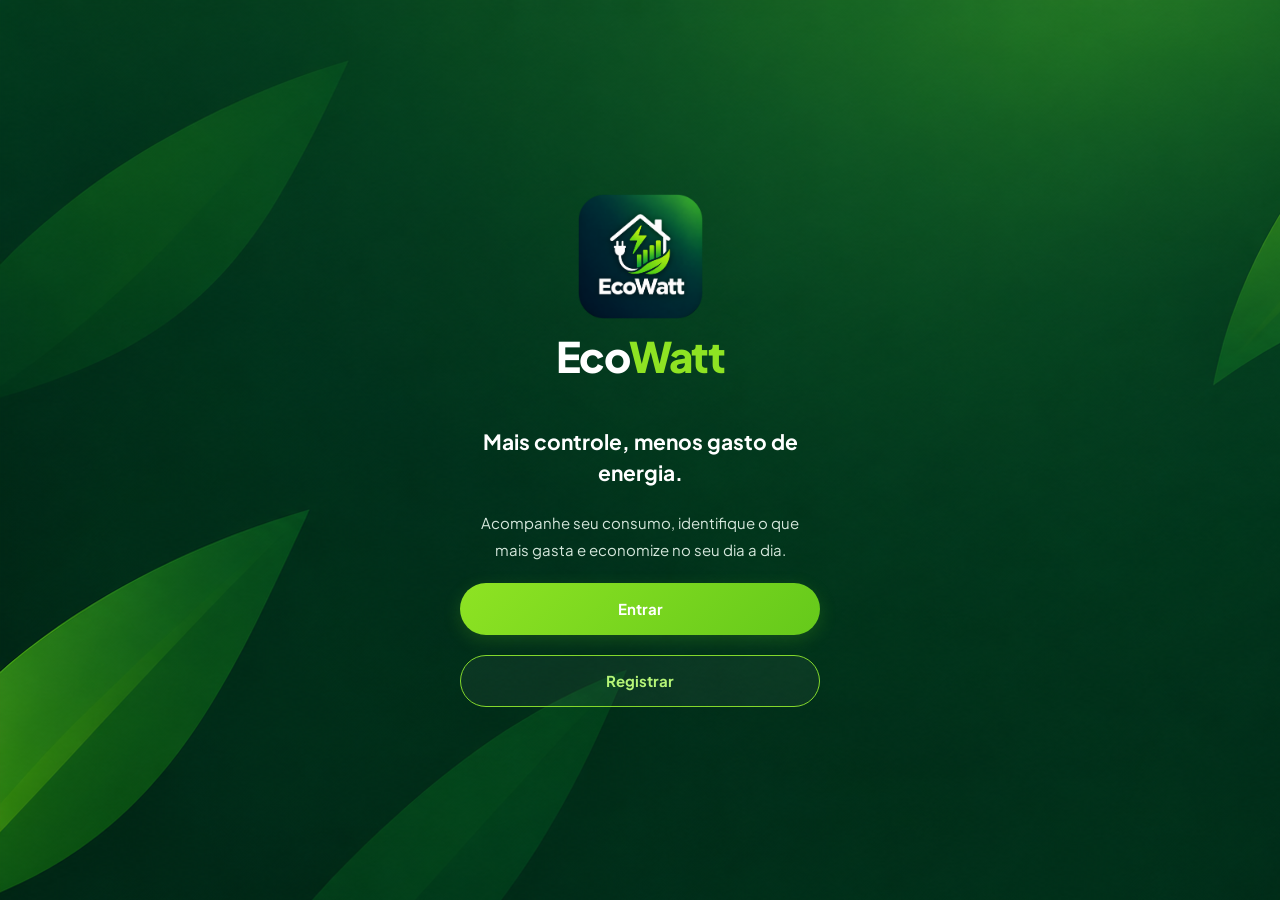
<file: index.html>
<!DOCTYPE html>
<html lang="pt-br">
<head>
    <meta charset="UTF-8">
    <meta name="viewport" content="width=device-width, initial-scale=1.0">
    <link rel="preconnect" href="https://fonts.googleapis.com">
    <link rel="preconnect" href="https://fonts.gstatic.com" crossorigin>
    <link href="https://fonts.googleapis.com/css2?family=Plus+Jakarta+Sans:ital,wght@0,200..800;1,200..800&display=swap" 
            rel="stylesheet">
    <link rel="stylesheet" href="style.css">

    <title>EcoWatt</title>
</head>
<body>

    <main>

        <article class="tela-inicio">
            <img src="/imagens/EcoWatt_logo_sem_borda_preta.png" alt="Logo do EcoWatt">

            <h2>
                Eco<span class="destaque">Watt</span>
            </h2>

            <h3>Mais controle, menos gasto de energia.</h3>

            <p>Acompanhe seu consumo, identifique o que mais 
            gasta e economize no seu dia a dia.
            </p>
        </article>

        <a href="entrar.html">Entrar</a>
        <a href="">Registrar</a>
    </main>
</body>
</html>
</file>
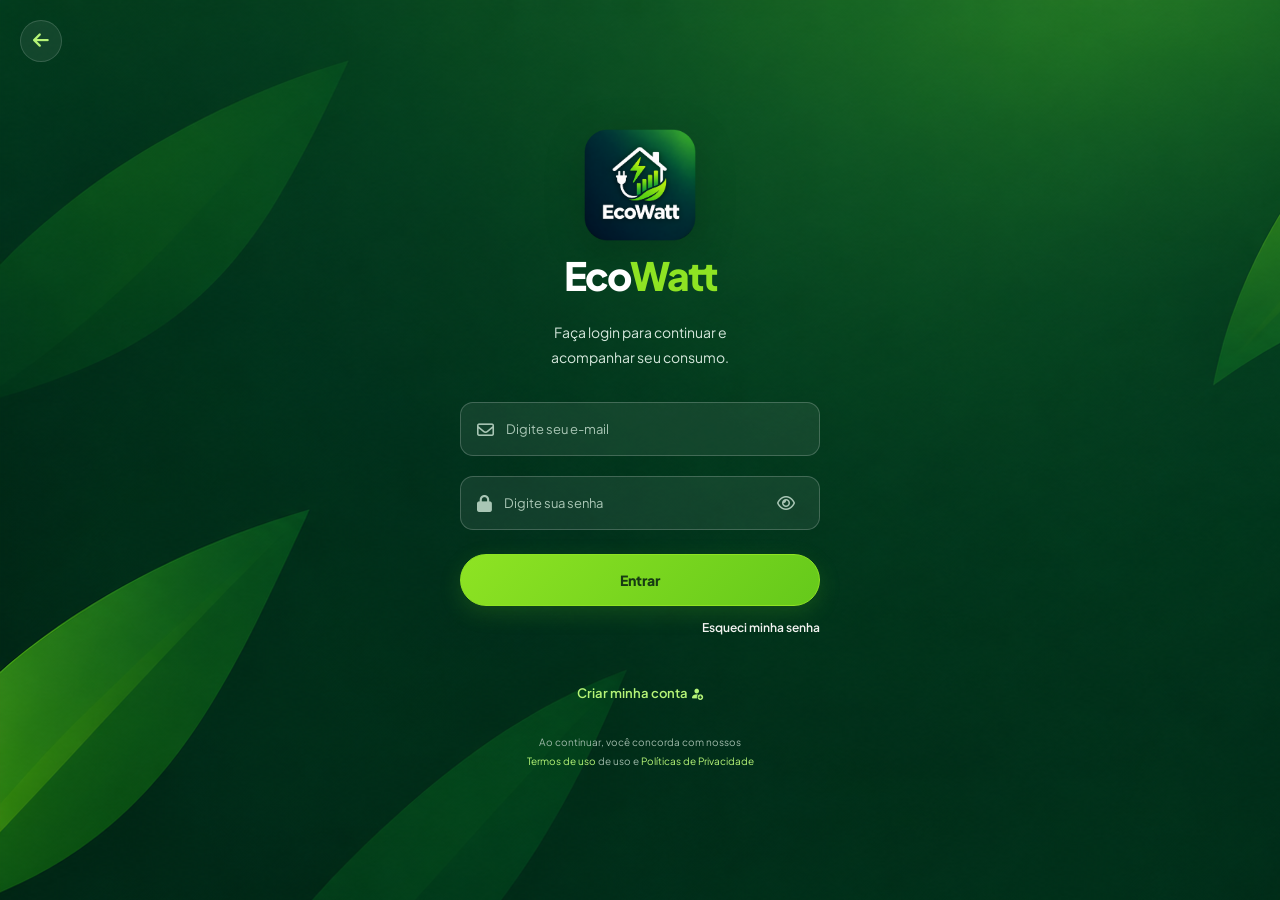
<file: entrar.html>
<!DOCTYPE html>
<html lang="pt-br">
<head>
    <meta charset="UTF-8">
    <meta name="viewport" content="width=device-width, initial-scale=1.0">
    <link rel="preconnect" href="https://fonts.googleapis.com">
    <link rel="preconnect" href="https://fonts.gstatic.com" crossorigin>
    <link href="https://fonts.googleapis.com/css2?family=Plus+Jakarta+Sans:ital,wght@0,200..800;1,200..800&display=swap" 
            rel="stylesheet">
    <link rel="stylesheet" href="entrar.css">
    <link
    rel="stylesheet"
    href="https://cdnjs.cloudflare.com/ajax/libs/font-awesome/6.7.2/css/all.min.css"
    >
    <link rel="stylesheet" href="https://cdn.jsdelivr.net/npm/bootstrap-icons@1.11.3/font/bootstrap-icons.min.css">

    <title>EcoWatt</title>

</head>
<body>

    <main>

            <a href="index.html" class="bnt-voltar">
            <i class="fa-solid fa-arrow-left"></i>
            </a>

            <img src="/imagens/EcoWatt_logo_sem_borda_preta.png" alt="Logo do EcoWatt">

            <h2>
                Eco<span class="destaque">Watt</span>
            </h2>

            <p>Faça login para continuar e <br>acompanhar seu consumo.</p>

        <div class="grupo-input">

                <i class="fa-regular fa-envelope"></i>

                 <input 
                type="email"
                name="email"
                placeholder="Digite seu e-mail"
                autocomplete="email">
        </div>
            
        <div class="grupo-input">

            <i class="fa-solid fa-lock" aria-hidden="true"></i>

            <input
                type="password"
                id="senha"
                name="senha"
                placeholder="Digite sua senha"
                autocomplete="current-password"
                >

            <button
                    type="button"
                    class="botao-olho"
                    id="mostrarSenha"
                    aria-label="Mostrar senha"
                >

            <i class="fa-regular fa-eye" aria-hidden="true"></i>
            </button>
        </div>

        <a href="" class="link-entrar">Entrar</a>
        <a href="esqueci.html" class="link-esqueci">Esqueci minha senha</a>
        <a href="" class="link-criar">Criar minha conta 
            <i class="bi bi-person-fill-add"></i>
        </a>

        <p>Ao continuar, você concorda com nossos<br>
        <a href="/arquivos/EcoWatt_Termos_de_Uso.pdf"
            target="_blank"
            rel="noopener noreferrer">
        Termos de uso</a>

        de uso e <a href="/arquivos/EcoWatt_Politica_de_Privacidade.pdf"
                    target="_blank"
                    rel="noopener noreferrer">
        Políticas de Privacidade</a> 
        </p>
</main>

</body>
</html>
</file>
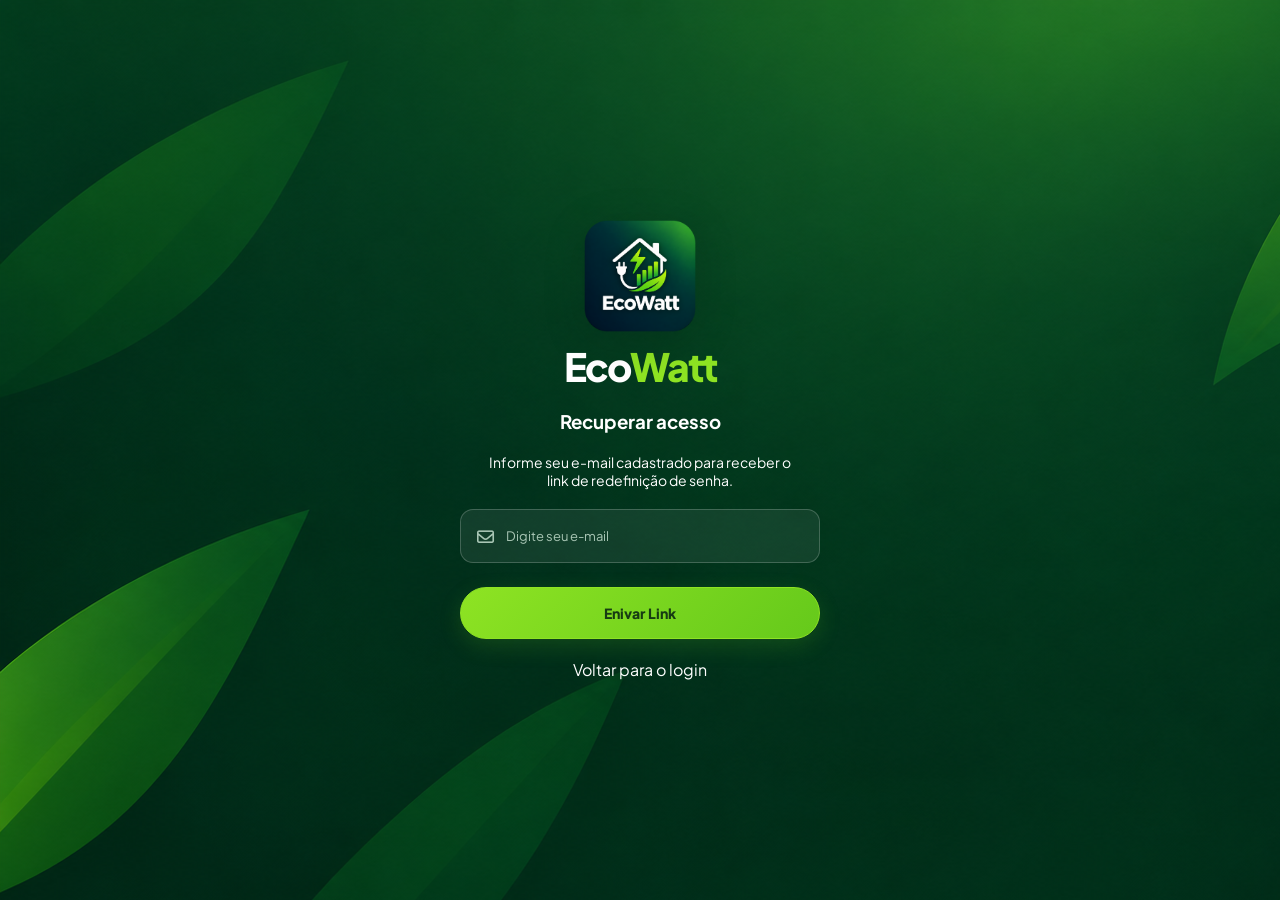
<file: esqueci.html>
<!DOCTYPE html>
<html lang="pt-br">
<head>
    <meta charset="UTF-8">
    <meta name="viewport" content="width=device-width, initial-scale=1.0">
    <link rel="preconnect" href="https://fonts.googleapis.com">
    <link rel="preconnect" href="https://fonts.gstatic.com" crossorigin>
    <link href="https://fonts.googleapis.com/css2?family=Plus+Jakarta+Sans:ital,wght@0,200..800;1,200..800&display=swap" 
            rel="stylesheet">
    <link rel="stylesheet" href="esqueci.css">
    <link
    rel="stylesheet"
    href="https://cdnjs.cloudflare.com/ajax/libs/font-awesome/6.7.2/css/all.min.css"
    >
    <link rel="stylesheet" href="https://cdn.jsdelivr.net/npm/bootstrap-icons@1.11.3/font/bootstrap-icons.min.css">

    <title>EcoWatt</title>

</head>
<body>

    <main>
            <img src="/imagens/EcoWatt_logo_sem_borda_preta.png" alt="Logo do EcoWatt">

            <h2>
                Eco<span class="destaque">Watt</span>
            </h2>

            <h3>Recuperar acesso</h3>

            <p class="texto">Informe seu e-mail cadastrado para receber o 
                <br>link de redefinição de senha.</p>

        <div class="grupo-input">

                <i class="fa-regular fa-envelope"></i>

                 <input 
                type="email"
                name="email"
                placeholder="Digite seu e-mail"
                autocomplete="email">
        </div>

        <button class="bnt-enviar-link">Enivar Link</button>

        <a href="entrar.html" class="voltar-login">Voltar para o login</a>
    </main>

    <script src="esqueci.js"></script>
</body>
</html>
</file>
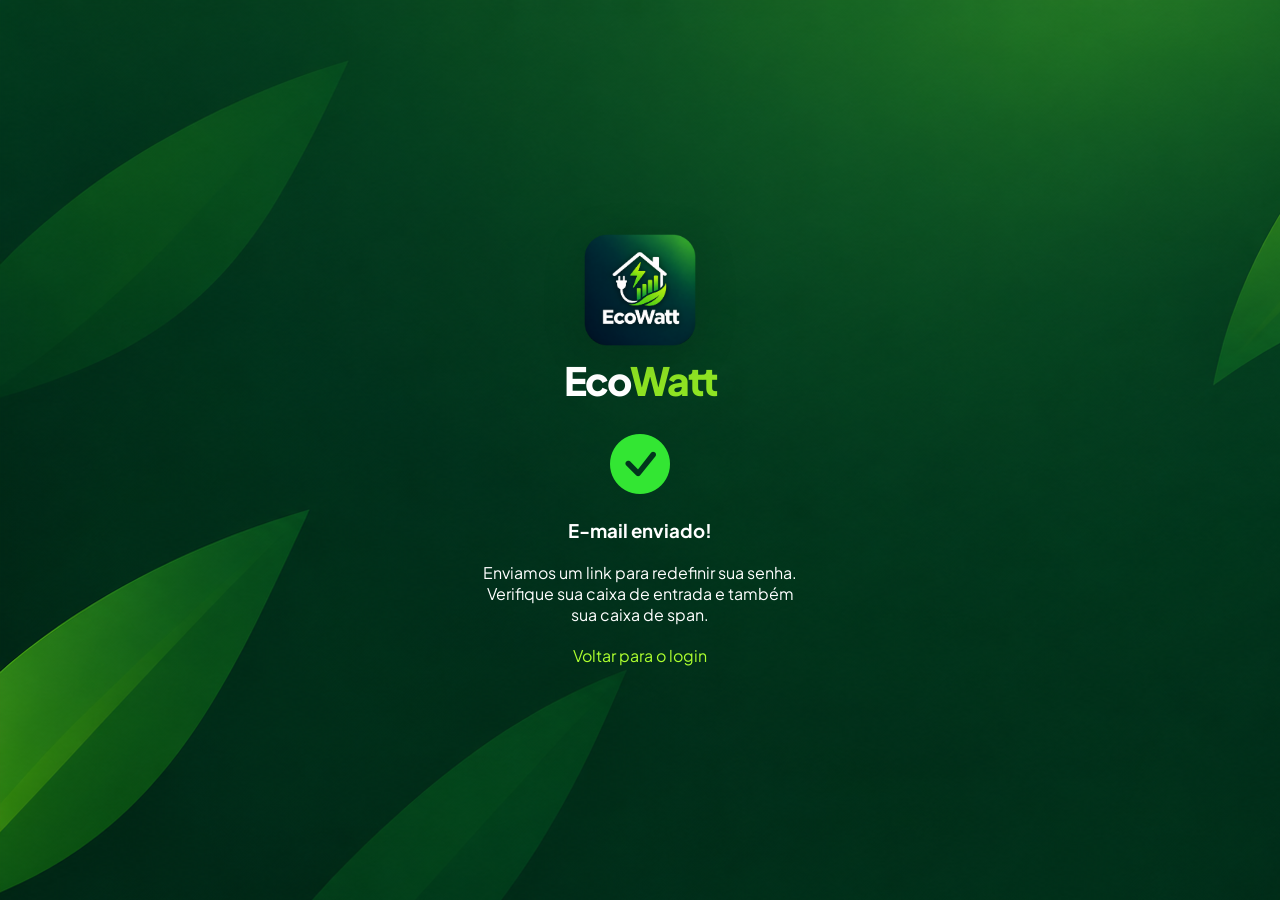
<file: sucesso.html>
<!DOCTYPE html>
<html lang="pt-br">
<head>
    <meta charset="UTF-8">
    <meta name="viewport" content="width=device-width, initial-scale=1.0">
    <link rel="preconnect" href="https://fonts.googleapis.com">
    <link rel="preconnect" href="https://fonts.gstatic.com" crossorigin>
    <link href="https://fonts.googleapis.com/css2?family=Plus+Jakarta+Sans:ital,wght@0,200..800;1,200..800&display=swap" 
            rel="stylesheet">
    <link rel="stylesheet" href="sucesso.css">
    <link
    rel="stylesheet"
    href="https://cdnjs.cloudflare.com/ajax/libs/font-awesome/6.7.2/css/all.min.css"
    >
    <link rel="stylesheet" href="https://cdn.jsdelivr.net/npm/bootstrap-icons@1.11.3/font/bootstrap-icons.min.css">

    <title>EcoWatt</title>

</head>
<body>

    <main>
            <img src="/imagens/EcoWatt_logo_sem_borda_preta.png" alt="Logo do EcoWatt">

            <h2>
                Eco<span class="destaque">Watt</span>
            </h2>

            <i class="bi bi-check-circle-fill"></i>

            <h3>E-mail enviado!</h3>

            <p>Enviamos um link para redefinir sua senha.<br>
            Verifique sua caixa de entrada e também<br>
            sua caixa de span.</p>

            <a href="entrar.html" class="voltar">Voltar para o login</a>
</file>
<file: style.css>
/* 1. Configurações gerais */
* {
    margin: 0;
    padding: 0;
    box-sizing: border-box;
}

body {
    font-family: "Plus Jakarta Sans", sans-serif;
    min-height: 100vh;
    color: #ffffff;
}

/* 2. Tela principal */
main {
    min-height: 100vh;
    display: flex;
    flex-direction: column;
    align-items: center;
    justify-content: center;
    padding: 40px 24px;
    gap: 20px;

    background-image: url(imagens/fundo.png);
}

/* 3. Conteúdo central */
.tela-inicio {
    width: 100%;
    max-width: 420px;
    display: flex;
    flex-direction: column;
    align-items: center;
    text-align: center;
    gap: 20px;
    z-index: 1;
}

/* 4. Logo */
.tela-inicio img {
    width: 125px;
    height: 125px;
    object-fit: contain;
}

/* 5. Nome EcoWatt */
.tela-inicio h2 {
    font-size: 42px;
    font-weight: 800;
    letter-spacing: -1.5px;
    margin-top: -10px;
    color: #ffffff;
    font-size: 42px;
    font-weight: 800;

}

.tela-inicio h2 .destaque{
     color: #8ee323;
}

/* Destaque verde no nome */
.tela-inicio h2 {
    color: #ffffff;
}

/* 6. Título principal */
.tela-inicio h3 {
    max-width: 330px;
    margin-top: 24px;
    font-size: 21px;
    line-height: 1.5;
    font-weight: 700;
}

/* 7. Descrição */
.tela-inicio p {
    max-width: 330px;
    font-size: 15px;
    line-height: 1.8;
    color: #d5e7dc;
}

/* 8. Botões */
main > a {
    width: 100%;
    max-width: 360px;
    min-height: 52px;
    display: flex;
    align-items: center;
    justify-content: center;

    border-radius: 30px;
    text-decoration: none;
    font-size: 15px;
    font-weight: 700;

    transition:
        transform 0.2s ease,
        background-color 0.2s ease;

    z-index: 1;
}

/* Botão Entrar */
main > a:first-of-type {
    background: linear-gradient(135deg, #8ee323, #65c91b);
    color: #ffffff;
    box-shadow: 0 5px 18px rgba(101, 201, 27, 0.2);
}

/* Botão Registrar */
main > a:last-of-type {
    border: 1.5px solid #83d82c;
    color: #b5f477;
    background: rgba(255, 255, 255, 0.04);
}

/* Efeito ao passar o mouse */
main > a:hover {
    transform: translateY(-2px);
}

/* 9. Ajustes para celulares */
@media (max-width: 480px) {
    main {
        padding: 32px 24px;
        gap: 16px;
    }

    .tela-inicio img {
        width: 110px;
        height: 110px;
    }

    .tela-inicio h2 {
        font-size: 36px;
    }

    .tela-inicio h3 {
        font-size: 19px;
        margin-top: 16px;
    }

    .tela-inicio p {
        font-size: 14px;
    }

    main > a {
        max-width: 100%;
    }
}
</file>
<file: entrar.css>
/* ========================================
   CONFIGURAÇÕES GERAIS
======================================== */

* {
    margin: 0;
    padding: 0;
    box-sizing: border-box;
}

html {
    min-height: 100%;
}

body {
    min-height: 100vh;
    font-family: "Plus Jakarta Sans", sans-serif;
    background: #003b25;
    color: #ffffff;
}

/* ========================================
   ESTRUTURA PRINCIPAL
======================================== */

main {
    min-height: 100vh;
    width: 100%;
    padding: 45px 24px;

    display: flex;
    flex-direction: column;
    align-items: center;
    justify-content: center;
    gap: 20px;

    position: relative;
    isolation: isolate;
    overflow: hidden;

    background-image: url(imagens/fundo.png);
}

main::before {
    width: 380px;
    height: 380px;
    top: -190px;
    right: -150px;
}

main::after {
    width: 300px;
    height: 300px;
    bottom: -170px;
    left: -140px;
}

/* Mantém o conteúdo acima dos elementos decorativos */
main > * {
    position: relative;
    z-index: 1;
}

/* ========================================
   BOTÃO VOLTAR (canto superior esquerdo)
======================================== */

.bnt-voltar {
    position: absolute;
    top: 20px;
    left: 20px;

    width: 42px;
    height: 42px;

    display: flex;
    align-items: center;
    justify-content: center;

    border-radius: 50%;
    border: 1px solid rgba(255, 255, 255, 0.15);
    background: rgba(255, 255, 255, 0.07);

    color: #b5f477;
    font-size: 18px;
    text-decoration: none;

    transition:
        background-color 0.2s ease,
        border-color 0.2s ease,
        color 0.2s ease;
}

.bnt-voltar:hover {
    background: rgba(142, 227, 35, 0.15);
    border-color: #8ee323;
    color: #8ee323;
}

.bnt-voltar:focus-visible {
    outline: 2px solid #8ee323;
    outline-offset: 2px;
}

/* ========================================
   LOGO E NOME
======================================== */

main > img {
    width: 112px;
    height: 112px;
    object-fit: contain;
    margin-bottom: -8px;

    filter: drop-shadow(0 8px 20px rgba(0, 0, 0, 0.15));
}

main > h2 {
    font-size: 39px;
    font-weight: 800;
    letter-spacing: -1.8px;
    line-height: 1.2;
    color: #ffffff;
}

.destaque {
    color: #8ee323;
}

/* ========================================
   TEXTO DE APRESENTAÇÃO
======================================== */

main > p:first-of-type {
    max-width: 340px;
    margin-bottom: 12px;

    color: #d5e7dc;
    font-size: 14px;
    font-weight: 400;
    line-height: 1.8;
    text-align: center;
}

/* ========================================
   CAMPOS DE E-MAIL E SENHA
======================================== */

.grupo-input {
    width: 100%;
    max-width: 360px;
    height: 54px;

    display: flex;
    align-items: center;
    gap: 12px;

    padding: 0 16px;

    background: rgba(255, 255, 255, 0.07);
    border: 1px solid rgba(255, 255, 255, 0.20);
    border-radius: 13px;

    transition:
        border-color 0.2s ease,
        background-color 0.2s ease,
        box-shadow 0.2s ease;
}

.grupo-input > i {
    flex-shrink: 0;
    color: #a9c6b5;
    font-size: 17px;
}

.grupo-input input {
    flex: 1;
    min-width: 0;
    height: 100%;

    border: none;
    outline: none;
    background: transparent;

    color: #ffffff;
    font-family: "Plus Jakarta Sans", sans-serif;
    font-size: 13px;
}

.grupo-input input::placeholder {
    color: #a9c6b5;
    opacity: 1;
}

/* Destaque ao selecionar um campo */
.grupo-input:focus-within {
    border-color: #8ee323;
    background: rgba(255, 255, 255, 0.10);
    box-shadow: 0 0 0 3px rgba(142, 227, 35, 0.12);
}

.grupo-input:focus-within > i {
    color: #8ee323;
}

/* ========================================
   BOTÃO DE MOSTRAR/OCULTAR SENHA
======================================== */

.botao-olho {
    flex-shrink: 0;
    display: flex;
    align-items: center;
    justify-content: center;

    width: 34px;
    height: 34px;

    border: none;
    border-radius: 8px;
    background: transparent;

    color: #a9c6b5;
    font-size: 16px;
    cursor: pointer;

    transition:
        color 0.2s ease,
        background-color 0.2s ease;
}

.botao-olho:hover {
    color: #8ee323;
    background: rgba(142, 227, 35, 0.10);
}

.botao-olho:focus-visible {
    outline: 2px solid #8ee323;
    outline-offset: 2px;
}

/* ========================================
   LINKS
======================================== */

/* Esqueci minha senha (link simples, alinhado à direita) */
.link-esqueci {
    width: 100%;
    max-width: 360px;
    margin-top: -6px;

    color: #f2f3f0;
    font-family: "Plus Jakarta Sans", sans-serif;
    font-size: 12px;
    font-weight: 600;
    text-align: right;
    text-decoration: none;

    transition: color 0.2s ease;
}

.link-esqueci:hover {
    color: #8ee323;
    text-decoration: underline;
}

/* Entrar (botão principal) */
.link-entrar {
    width: 100%;
    max-width: 360px;
    min-height: 52px;

    display: flex;
    align-items: center;
    justify-content: center;

    margin-top: 4px;

    border: 1px solid #8ee323;
    border-radius: 30px;
    background: linear-gradient(135deg, #8ee323, #65c91b);
    box-shadow: 0 7px 22px rgba(101, 201, 27, 0.18);

    color: #173b13;
    font-family: "Plus Jakarta Sans", sans-serif;
    font-size: 14px;
    font-weight: 800;
    text-decoration: none;

    transition:
        transform 0.2s ease,
        background 0.2s ease,
        box-shadow 0.2s ease;
}

.link-entrar:hover {
    transform: translateY(-2px);
    background: linear-gradient(135deg, #a2f044, #78d82b);
    box-shadow: 0 10px 26px rgba(101, 201, 27, 0.25);
}

/* Criar conta (link simples e centralizado) */
.link-criar {
    color: #b5f477;
    font-family: "Plus Jakarta Sans", sans-serif;
    font-size: 13px;
    font-weight: 600;
    text-align: center;
    text-decoration: none;

    transition: color 0.2s ease;
}

.link-criar:hover {
    color: #8ee323;
    text-decoration: underline;
}

/* Foco visível por teclado em todos os links */
.link-esqueci:focus-visible,
.link-entrar:focus-visible,
.link-criar:focus-visible {
    outline: 2px solid #8ee323;
    outline-offset: 3px;
    border-radius: 6px;
}

.link-criar{
    margin-top: 30px;
}
/* ========================================
   TERMOS E PRIVACIDADE
======================================== */

main > p:last-child {
    max-width: 360px;
    margin-top: 12px;

    color: #9eb9a9;
    font-size: 10px;
    font-weight: 400;
    line-height: 1.9;
    text-align: center;
}

main > p:last-child a {
    color: #b5f477;
    text-decoration: none;
}

main > p:last-child a:hover {
    text-decoration: underline;
}

/* ========================================
   RESPONSIVIDADE — CELULARES
======================================== */

@media (max-width: 480px) {
    main {
        padding: 32px 24px;
        gap: 17px;
    }

    main > img {
        width: 96px;
        height: 96px;
    }

    main > h2 {
        font-size: 35px;
    }

    main > p:first-of-type {
        font-size: 13px;
        margin-bottom: 8px;
    }

    .grupo-input {
        max-width: 100%;
        height: 52px;
        border-radius: 12px;
    }

    .link-esqueci,
    .link-entrar {
        max-width: 100%;
    }

    main > p:last-child {
        font-size: 9px;
    }
}

/* ========================================
   CELULARES COM POUCA ALTURA
======================================== */

@media (max-height: 700px) {
    main {
        gap: 12px;
        padding-top: 24px;
        padding-bottom: 24px;
    }

    main > img {
        width: 76px;
        height: 76px;
    }

    main > h2 {
        font-size: 32px;
    }

    main > p:first-of-type {
        margin-bottom: 4px;
    }

    main > p:last-child {
        margin-top: 4px;
    }
}
</file>
<file: esqueci.css>
/* ========================================
   CONFIGURAÇÕES GERAIS
======================================== */

* {
    margin: 0;
    padding: 0;
    box-sizing: border-box;
}

html {
    min-height: 100%;
}

body {
    min-height: 100vh;
    font-family: "Plus Jakarta Sans", sans-serif;
    background: #003b25;
    color: #ffffff;
}

/* ========================================
   ESTRUTURA PRINCIPAL
======================================== */

main {
    min-height: 100vh;
    width: 100%;
    padding: 45px 24px;

    display: flex;
    flex-direction: column;
    align-items: center;
    justify-content: center;
    gap: 20px;

    position: relative;
    isolation: isolate;
    overflow: hidden;

    background-image: url(imagens/fundo.png);
}

main::before {
    width: 380px;
    height: 380px;
    top: -190px;
    right: -150px;
}

main::after {
    width: 300px;
    height: 300px;
    bottom: -170px;
    left: -140px;
}

.bnt-enviar-link{
      width: 100%;
    max-width: 360px;
    min-height: 52px;

    display: flex;
    align-items: center;
    justify-content: center;

    margin-top: 4px;

    border: 1px solid #8ee323;
    border-radius: 30px;
    background: linear-gradient(135deg, #8ee323, #65c91b);
    box-shadow: 0 7px 22px rgba(101, 201, 27, 0.18);

    color: #173b13;
    font-family: "Plus Jakarta Sans", sans-serif;
    font-size: 14px;
    font-weight: 800;
    text-decoration: none;

    transition:
        transform 0.2s ease,
        background 0.2s ease,
        box-shadow 0.2s ease;
}

.bnt-enviar-link:hover {
    transform: translateY(-2px);
    background: linear-gradient(135deg, #a2f044, #78d82b);
    box-shadow: 0 10px 26px rgba(101, 201, 27, 0.25);
}

main > img {
    width: 112px;
    height: 112px;
    object-fit: contain;
    margin-bottom: -8px;

    filter: drop-shadow(0 8px 20px rgba(0, 0, 0, 0.15));
}

main > h2 {
    font-size: 39px;
    font-weight: 800;
    letter-spacing: -1.8px;
    line-height: 1.2;
    color: #ffffff;
}

.destaque {
    color: #8ee323;
}

.grupo-input {
    width: 100%;
    max-width: 360px;
    height: 54px;

    display: flex;
    align-items: center;
    gap: 12px;

    padding: 0 16px;

    background: rgba(255, 255, 255, 0.07);
    border: 1px solid rgba(255, 255, 255, 0.20);
    border-radius: 13px;

    transition:
        border-color 0.2s ease,
        background-color 0.2s ease,
        box-shadow 0.2s ease;
}

.grupo-input > i {
    flex-shrink: 0;
    color: #a9c6b5;
    font-size: 17px;
}

.grupo-input input {
    flex: 1;
    min-width: 0;
    height: 100%;

    border: none;
    outline: none;
    background: transparent;

    color: #ffffff;
    font-family: "Plus Jakarta Sans", sans-serif;
    font-size: 13px;
}

.grupo-input input::placeholder {
    color: #a9c6b5;
    opacity: 1;
}

/* Destaque ao selecionar um campo */
.grupo-input:focus-within {
    border-color: #8ee323;
    background: rgba(255, 255, 255, 0.10);
    box-shadow: 0 0 0 3px rgba(142, 227, 35, 0.12);
}

.grupo-input:focus-within > i {
    color: #8ee323;
}

main > p{
    font-size: 14px;
    text-align: center;
}

.voltar-login{
    text-decoration: none;
    color: white;
}


/* ========================================
   RESPONSIVIDADE — CELULARES
======================================== */

@media (max-width: 480px) {
    main {
        padding: 32px 24px;
        gap: 17px;
    }

    main > img {
        width: 96px;
        height: 96px;
    }

    main > h2 {
        font-size: 35px;
    }

    main > p:first-of-type {
        font-size: 13px;
        margin-bottom: 8px;
    }

    .grupo-input {
        max-width: 100%;
        height: 52px;
        border-radius: 12px;
    }

    .link-esqueci{
        max-width: 100%;
    }

    main > p:last-child {
        font-size: 9px;
    }
}

/* ========================================
   CELULARES COM POUCA ALTURA
======================================== */

@media (max-height: 700px) {
    main {
        gap: 12px;
        padding-top: 24px;
        padding-bottom: 24px;
    }

    main > img {
        width: 76px;
        height: 76px;
    }

    main > h2 {
        font-size: 32px;
    }

    main > p:first-of-type {
        margin-bottom: 4px;
    }

    main > p:last-child {
        margin-top: 4px;
    }
}
</file>
<file: sucesso.css>
/* ========================================
   CONFIGURAÇÕES GERAIS
======================================== */

* {
    margin: 0;
    padding: 0;
    box-sizing: border-box;
}

html {
    min-height: 100%;
}

body {
    min-height: 100vh;
    font-family: "Plus Jakarta Sans", sans-serif;
    background: #003b25;
    color: #ffffff;
}

/* ========================================
   ESTRUTURA PRINCIPAL
======================================== */

main {
    min-height: 100vh;
    width: 100%;
    padding: 45px 24px;

    display: flex;
    flex-direction: column;
    align-items: center;
    justify-content: center;
    gap: 20px;

    position: relative;
    isolation: isolate;
    overflow: hidden;

    background-image: url(imagens/fundo.png);
}

main::before {
    width: 380px;
    height: 380px;
    top: -190px;
    right: -150px;
}

main::after {
    width: 300px;
    height: 300px;
    bottom: -170px;
    left: -140px;
}

/* ========================================
   LOGO E NOME
======================================== */

main > img {
    width: 112px;
    height: 112px;
    object-fit: contain;
    margin-bottom: -8px;

    filter: drop-shadow(0 8px 20px rgba(0, 0, 0, 0.15));
}

main > h2 {
    font-size: 39px;
    font-weight: 800;
    letter-spacing: -1.8px;
    line-height: 1.2;
    color: #ffffff;
}

.destaque {
    color: #8ee323;
}

.bi-check-circle-fill{
    font-size: 60px;
    color: rgb(51, 230, 51);
}

main > p{
    text-align: center;
}

.voltar{
    text-decoration: none;
    color: greenyellow;
}

.voltar:hover{
    color: #37c44e;
}
</file>
